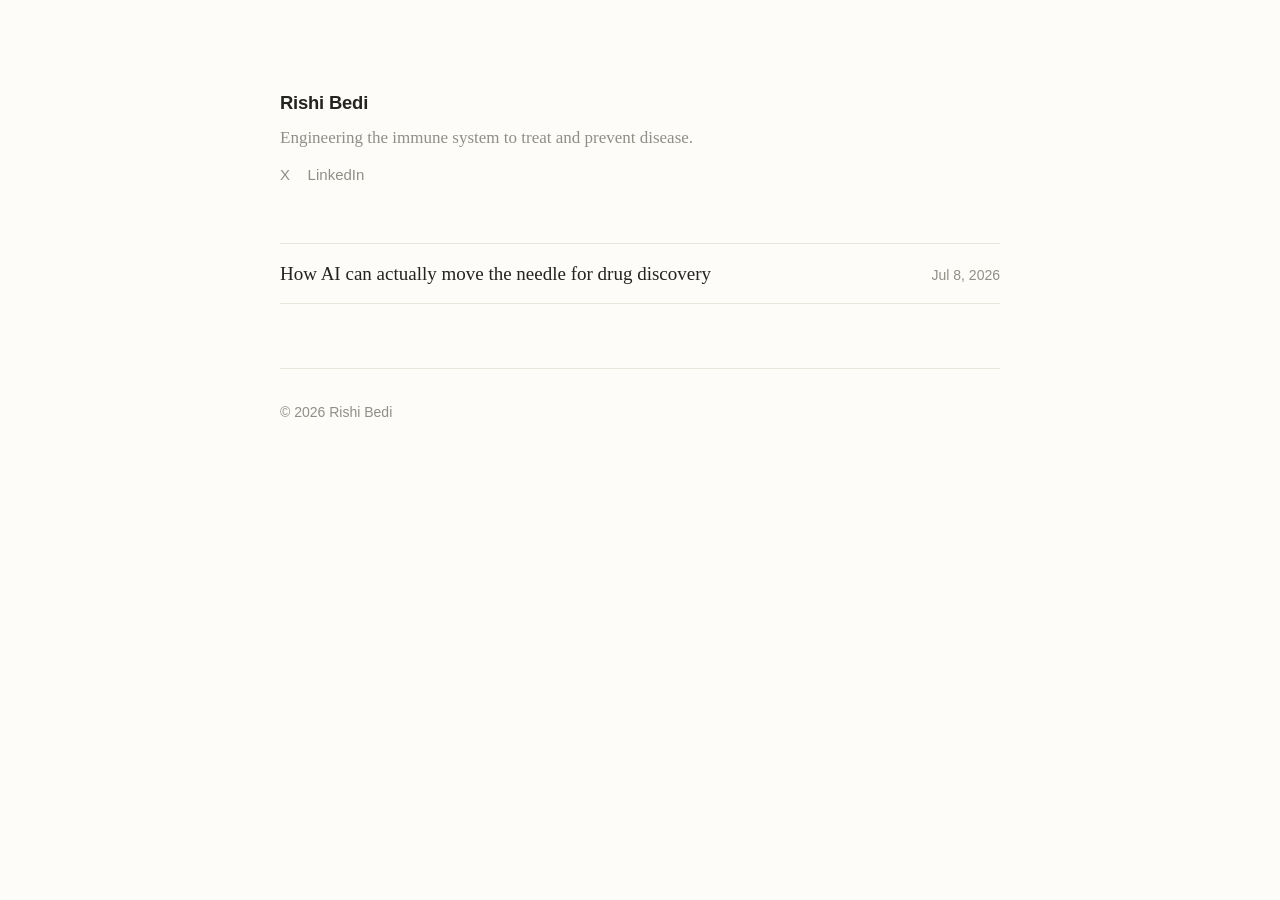
<file: index.html>
<!doctype html>
<html lang="en">
  <head>
    <meta charset="utf-8" />
    <meta name="viewport" content="width=device-width, initial-scale=1" />
    <title>Rishi Bedi</title>
    <meta name="description" content="Writing by Rishi Bedi." />

    <!-- Open Graph / social preview -->
    <meta property="og:type" content="website" />
    <meta property="og:title" content="Rishi Bedi" />
    <meta property="og:description" content="Writing by Rishi Bedi." />

    <link rel="icon" href="data:image/svg+xml,%3Csvg%20xmlns='http://www.w3.org/2000/svg'%20viewBox='0%200%20100%20100'%3E%3Ccircle%20cx='50'%20cy='50'%20r='44'%20fill='%23b5442d'/%3E%3C/svg%3E" />
    <link rel="stylesheet" href="styles.css" />
  </head>
  <body>
    <div class="wrap">
      <header class="site-header">
        <h1 class="site-name"><a href="./">Rishi Bedi</a></h1>
        <!-- Edit this bio line. Keep it short. -->
        <p class="site-bio">
          Engineering the immune system to treat and prevent disease.
        </p>
        <nav class="site-nav">
          <a href="https://x.com/rishibedi">X</a>
          <a href="https://www.linkedin.com/in/bedirishi/">LinkedIn</a>
        </nav>
      </header>

      <main>
        <!-- ================= POST LIST =================
             Newest first. To add a post, copy one <li> block,
             point the href at the new post folder, and update
             the title + date. Nothing else to touch.
        -->
        <ul class="post-list">
          <li>
            <a class="post-link" href="posts/ai-drug-discovery/">
              <span class="post-title">How AI can actually move the needle for drug discovery</span>
              <span class="post-date">Jul 8, 2026</span>
            </a>
          </li>
        </ul>
      </main>

      <footer class="site-footer">
        &copy; 2026 Rishi Bedi
      </footer>
    </div>
  </body>
</html>
</file>
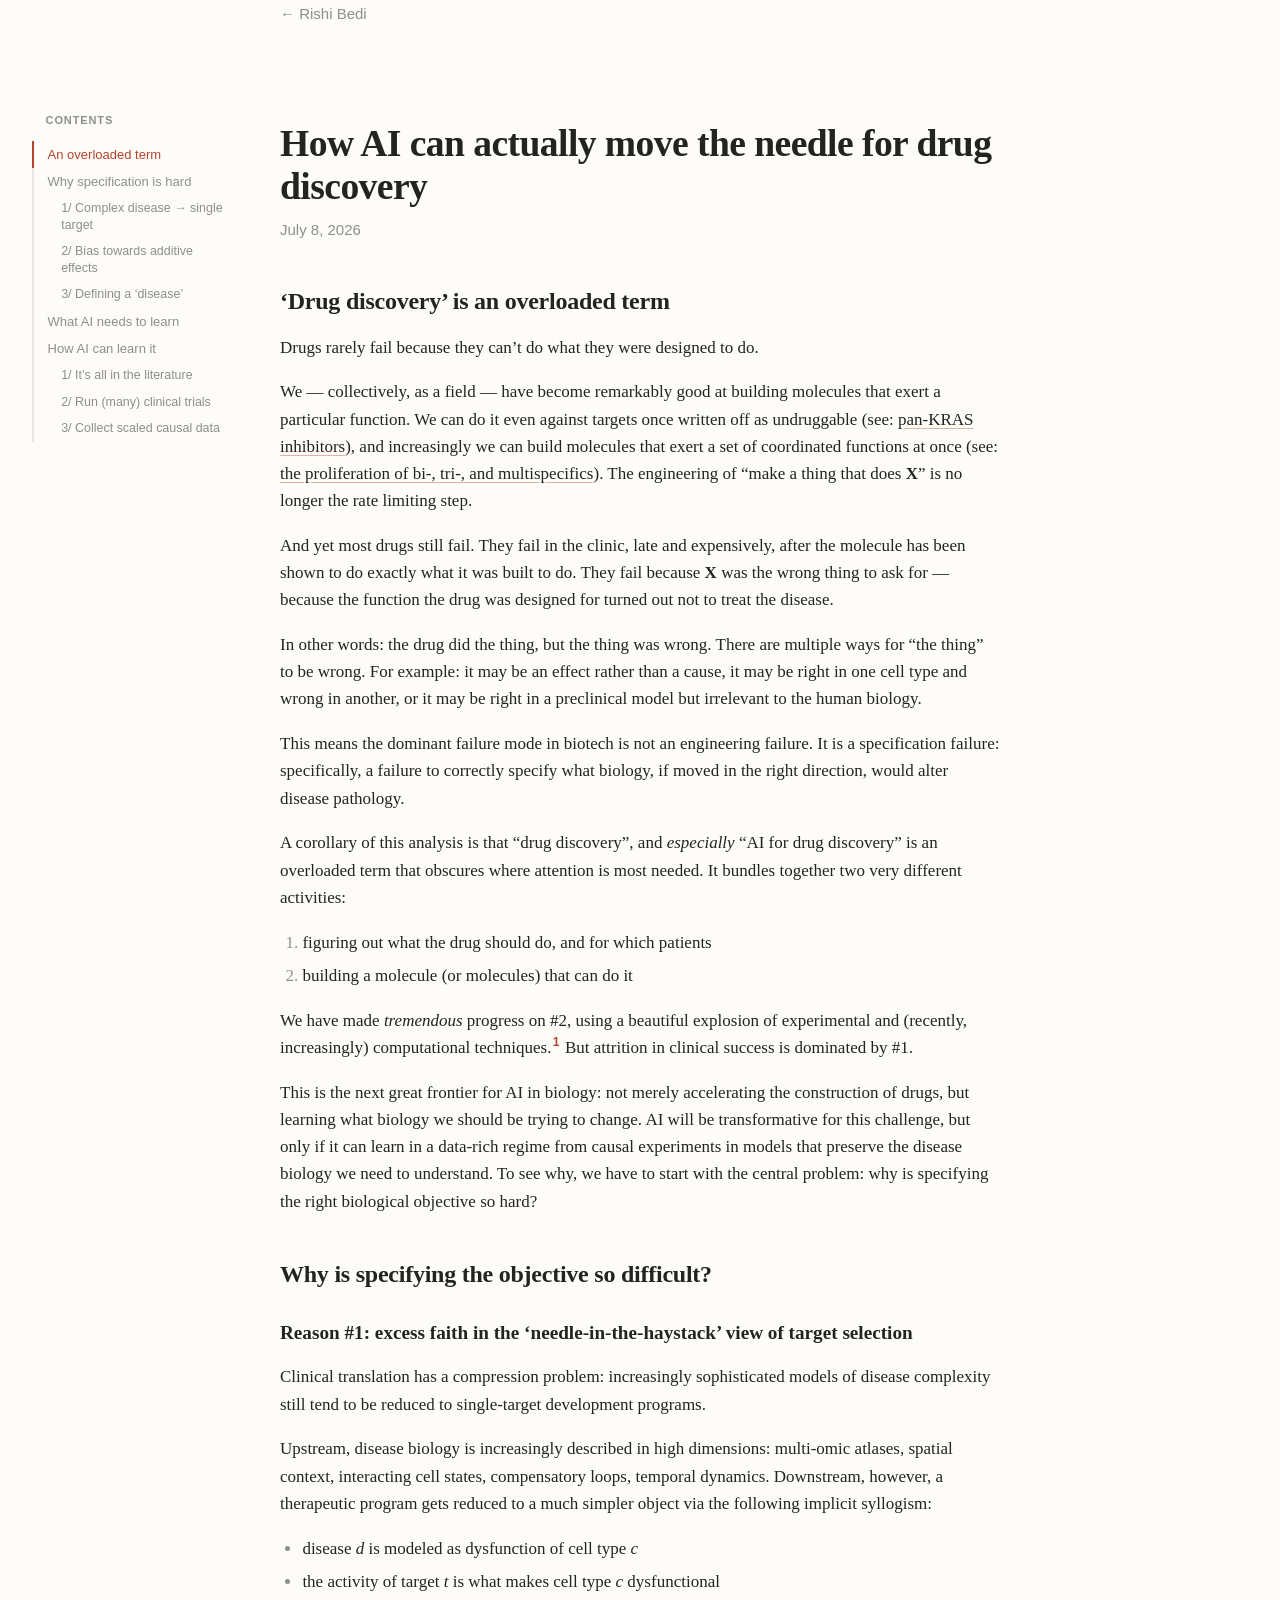
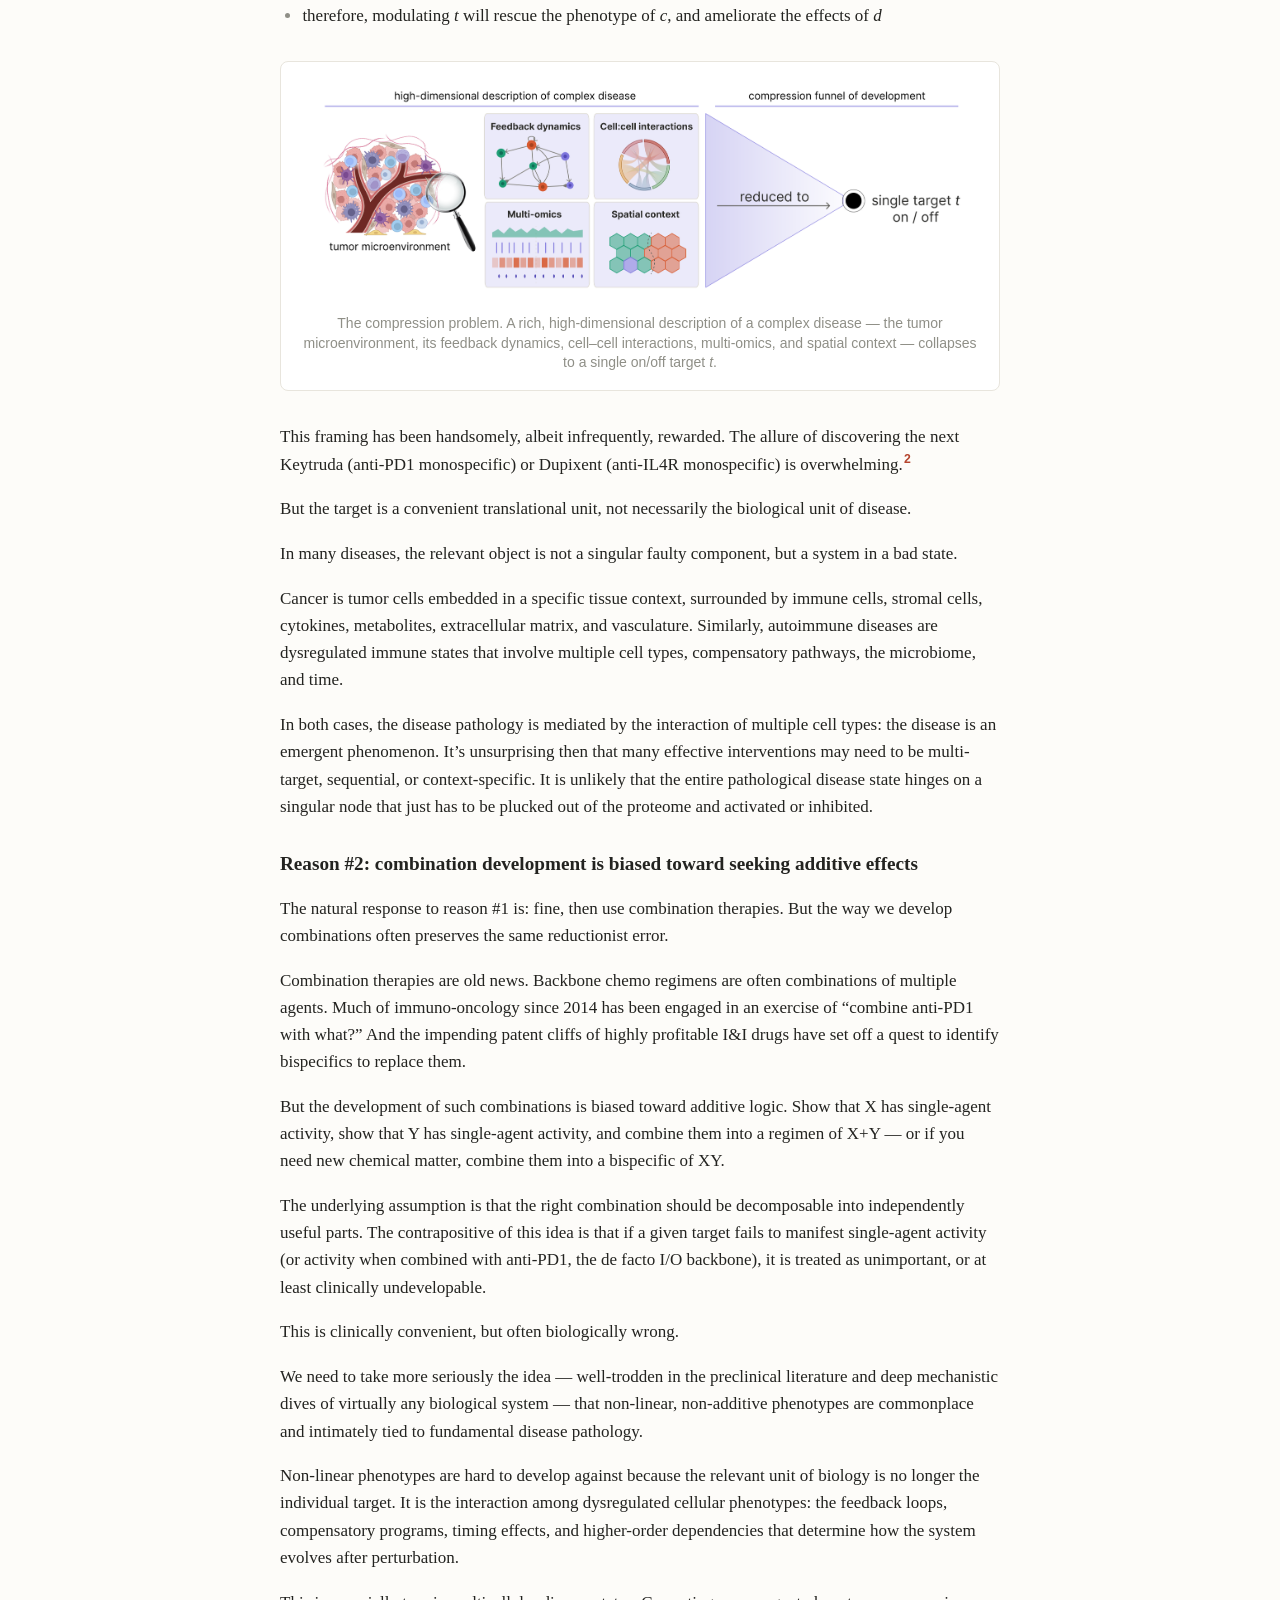
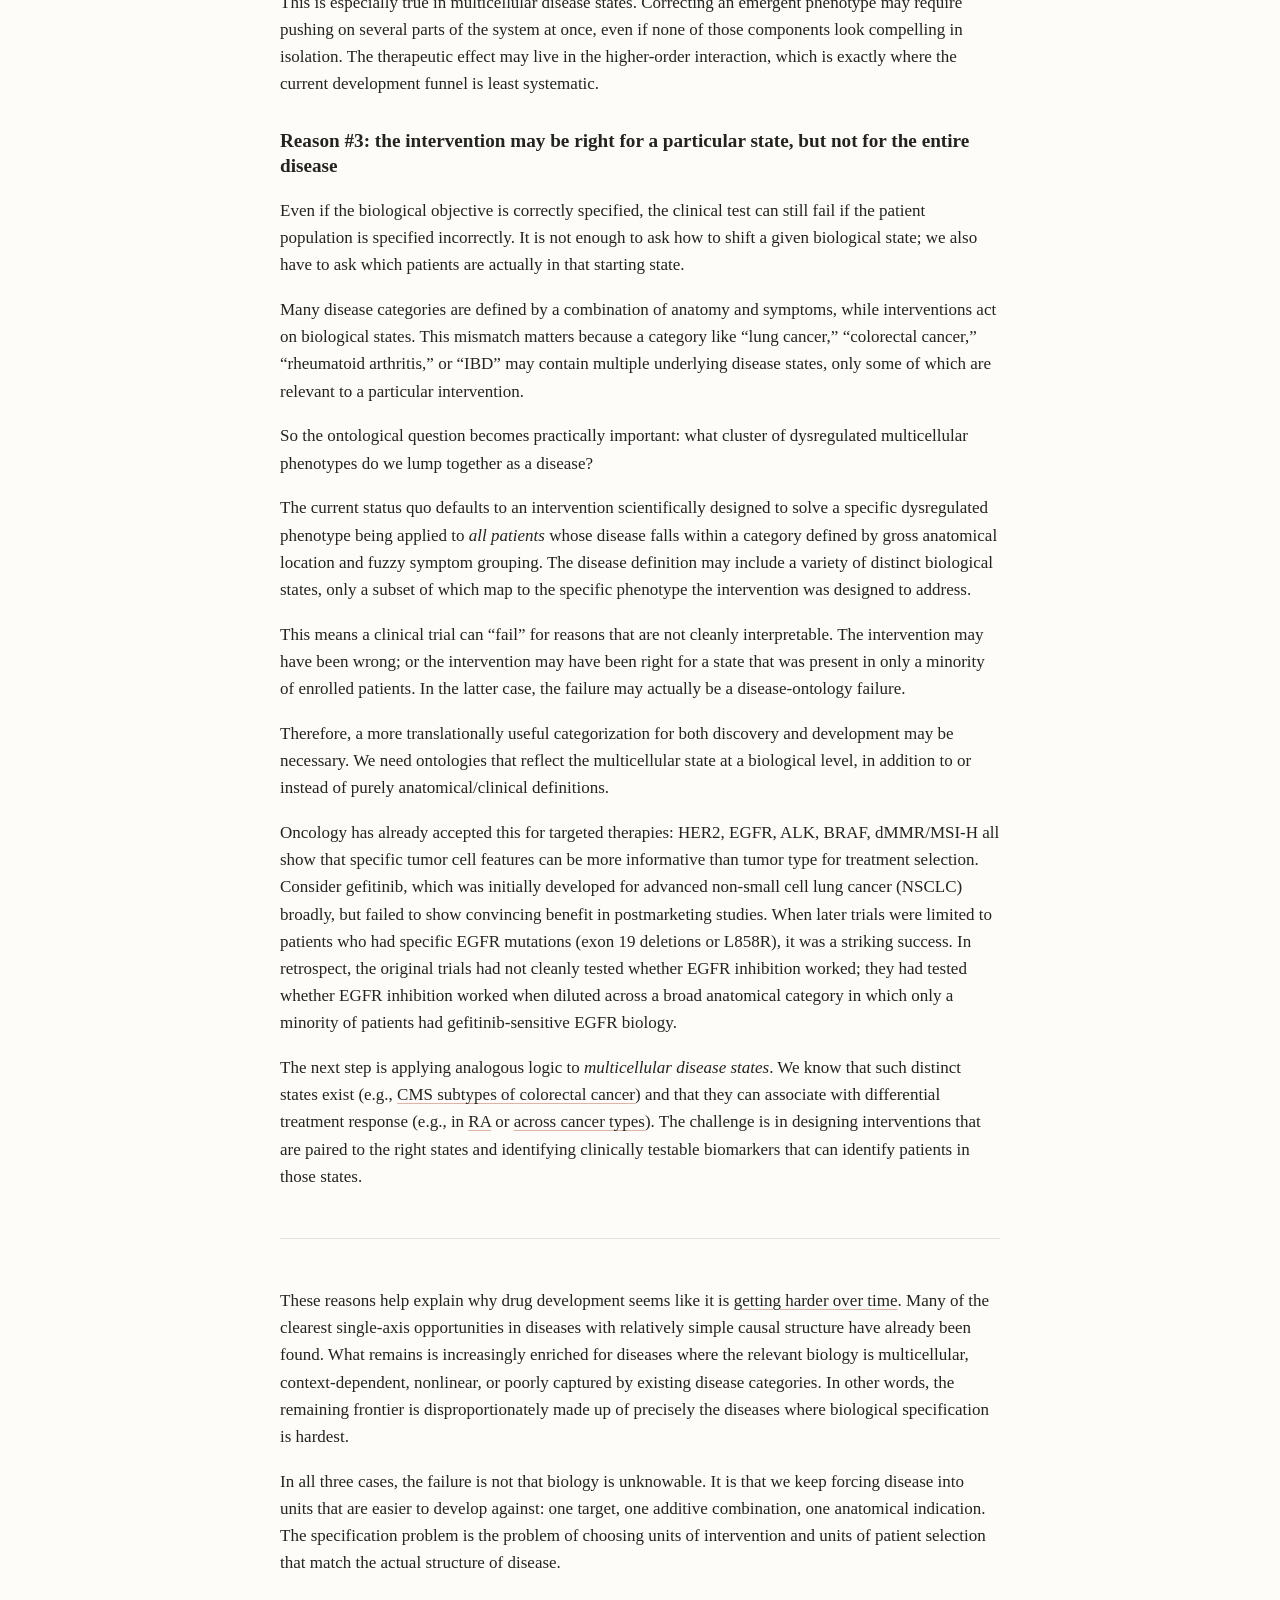
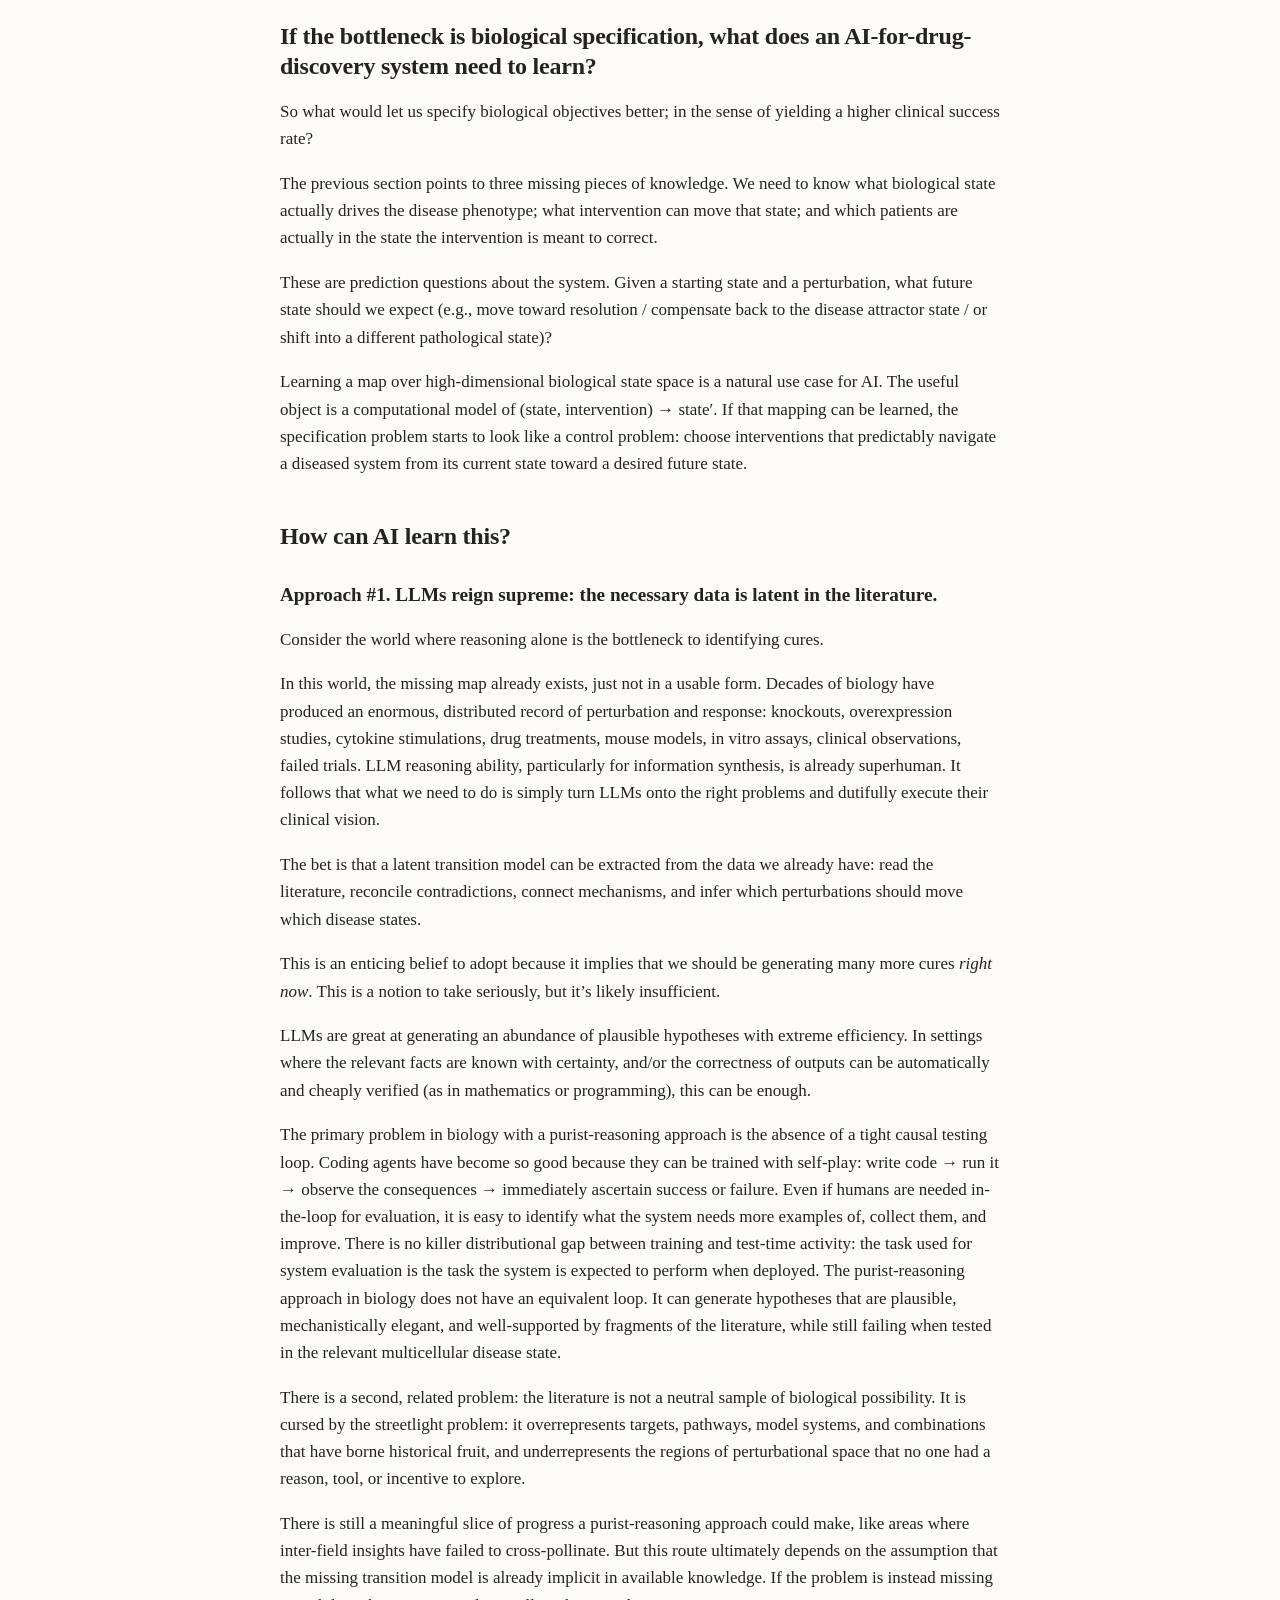
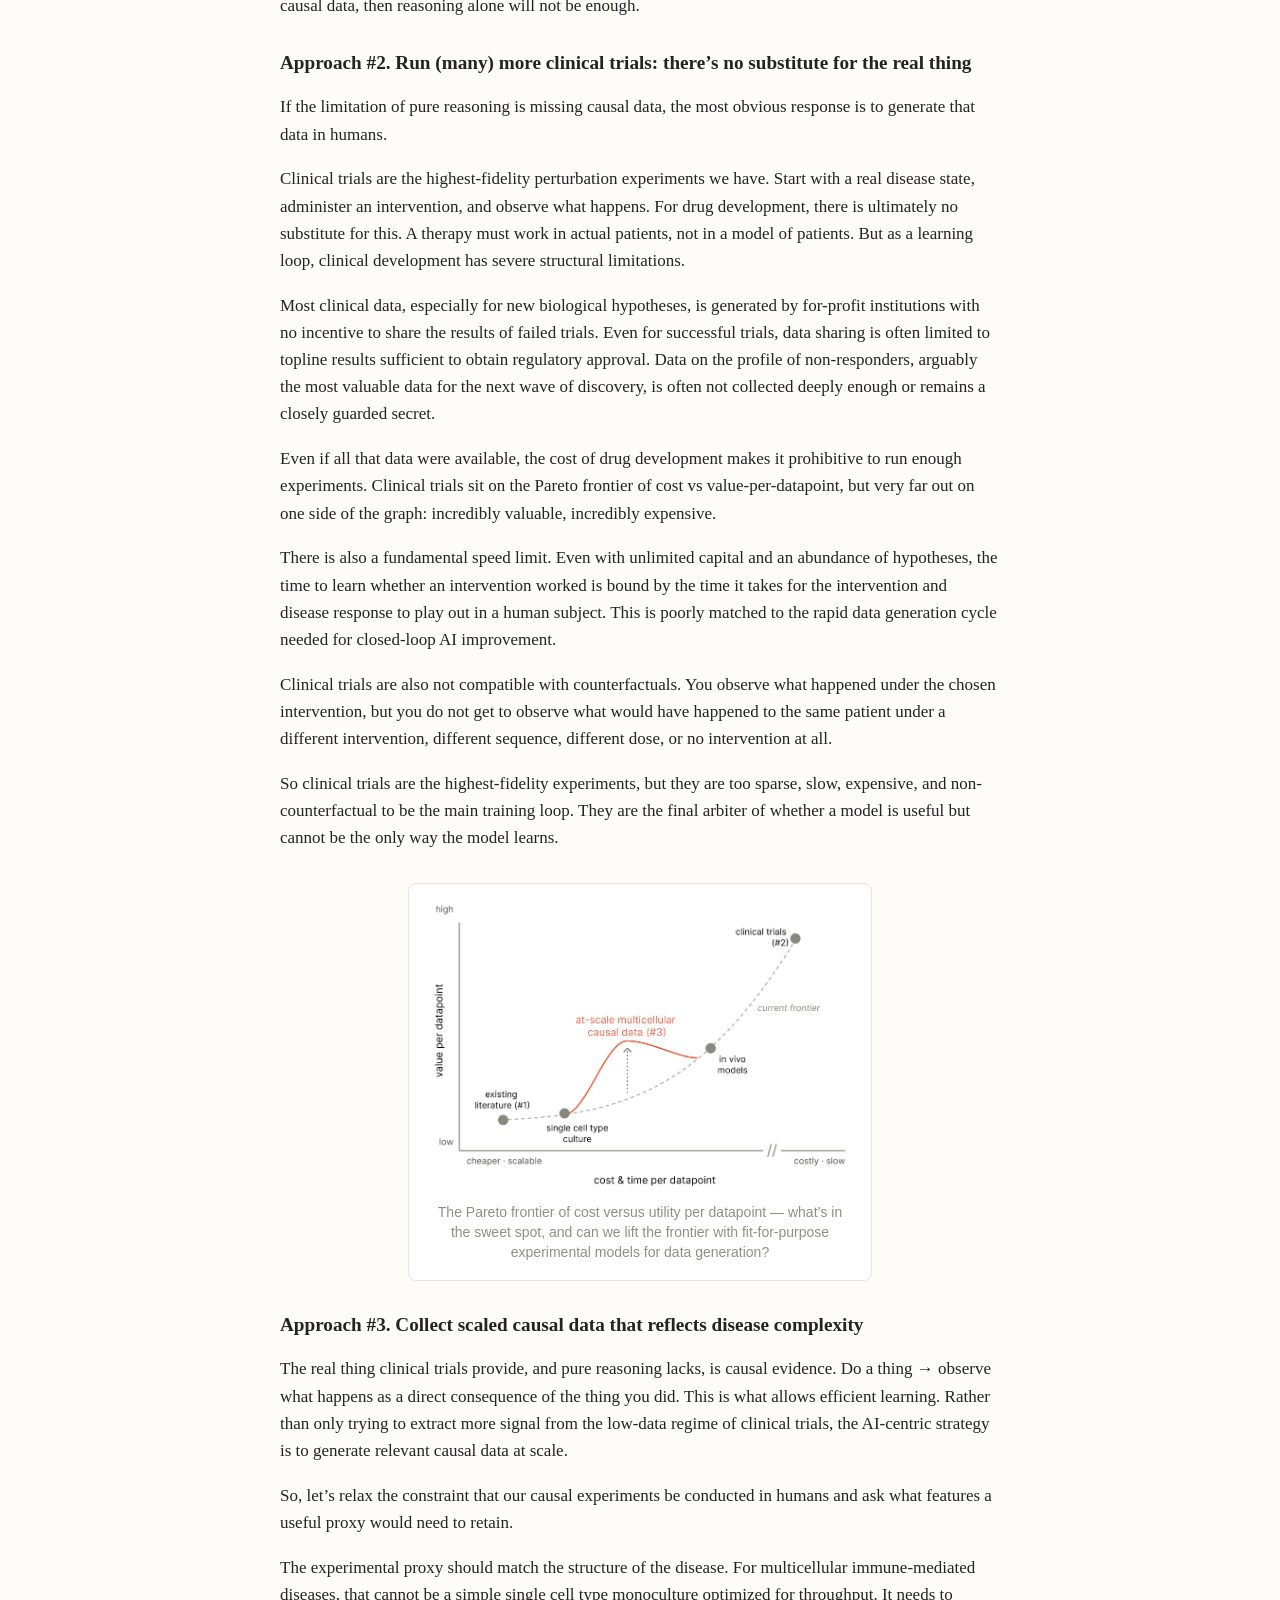
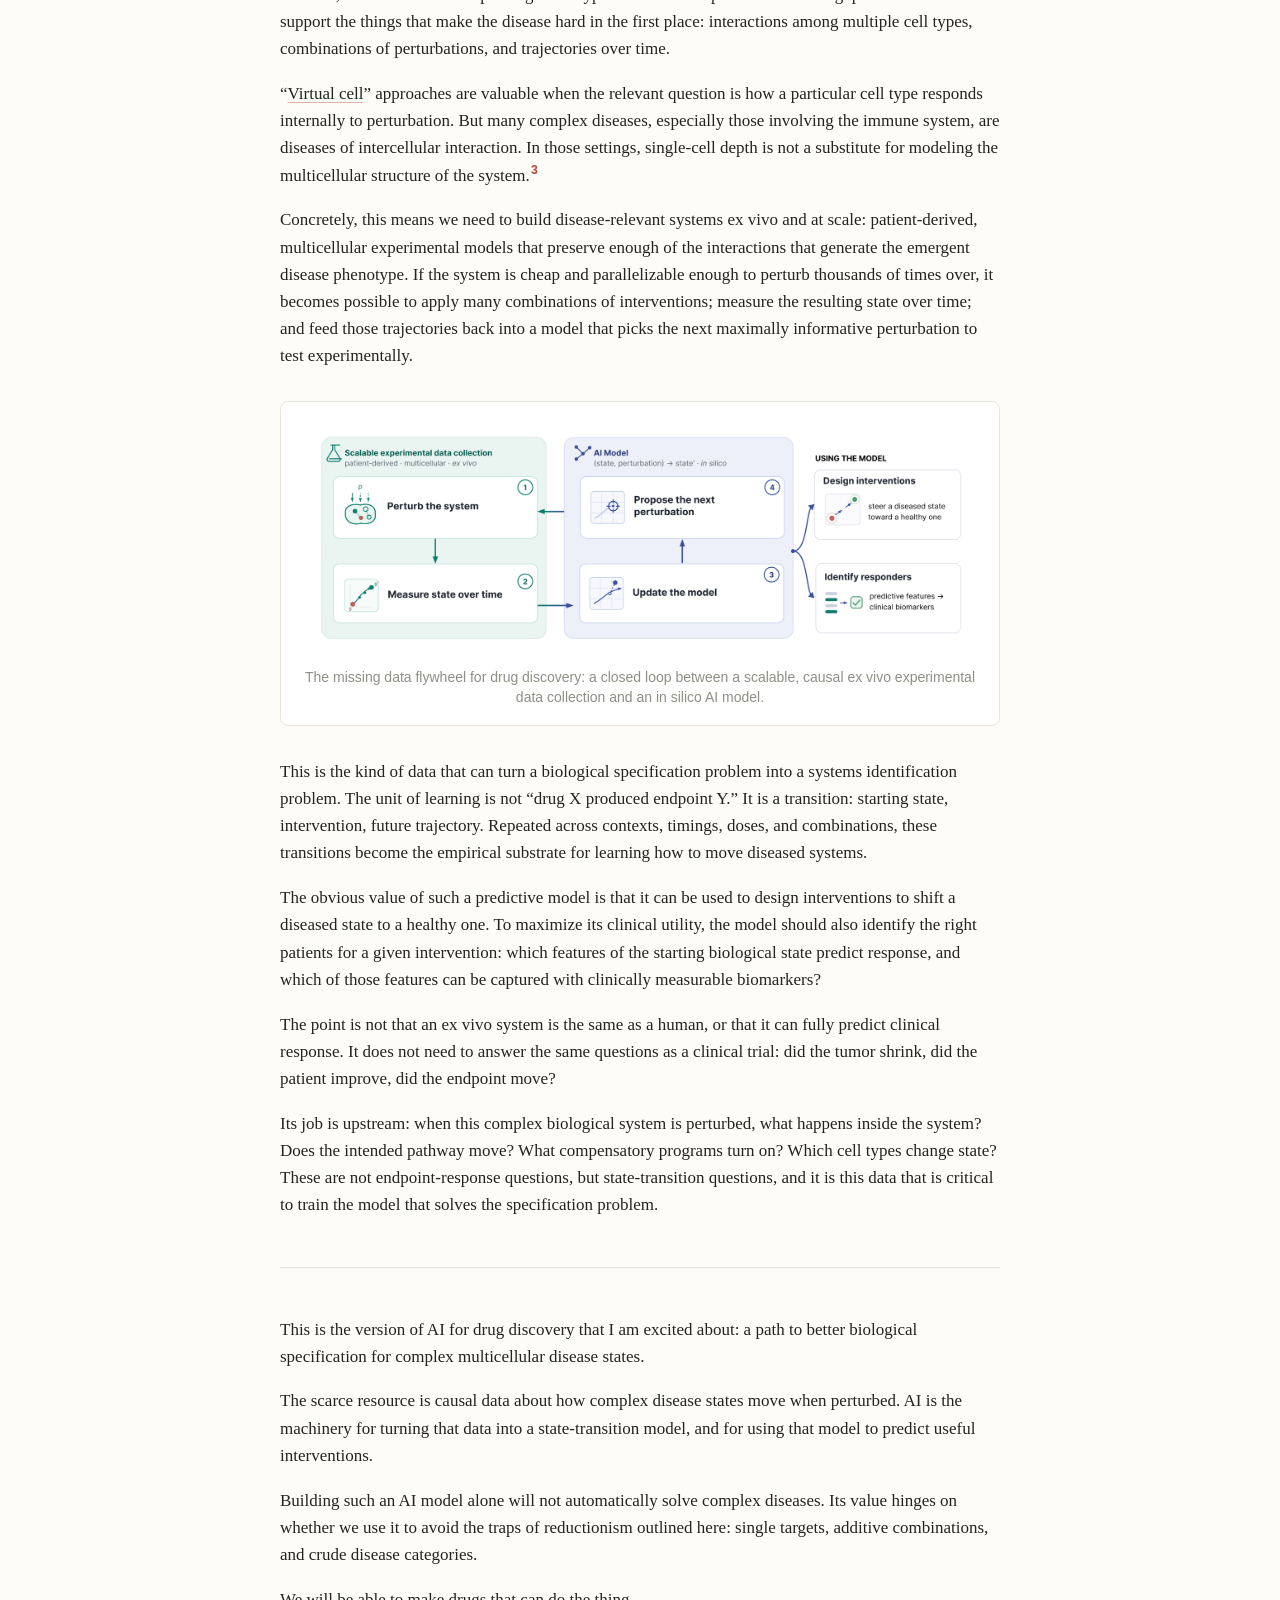
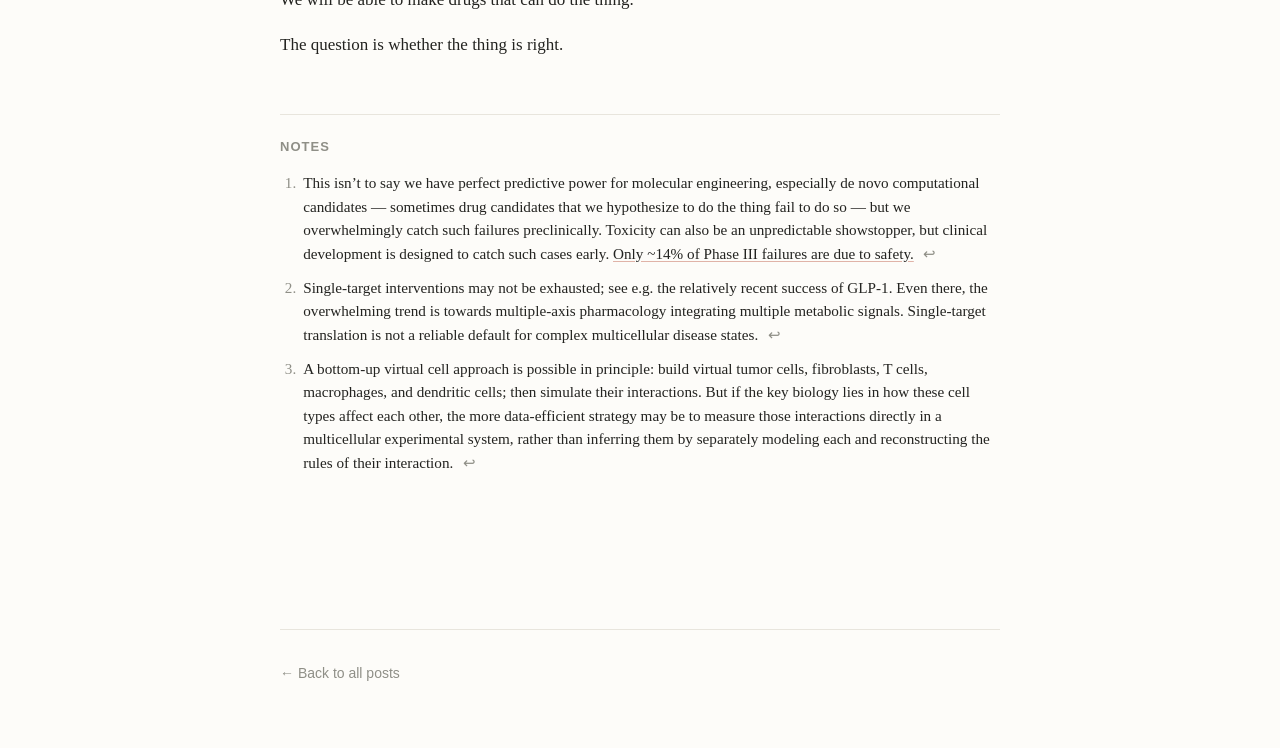
<file: posts/ai-drug-discovery/index.html>
<!doctype html>
<html lang="en">
  <head>
    <meta charset="utf-8" />
    <meta name="viewport" content="width=device-width, initial-scale=1" />

    <title>How AI can actually move the needle for drug discovery — Rishi Bedi</title>
    <meta
      name="description"
      content="Most drugs fail not because we can't build the molecule, but because we specified the wrong biology. What that means for AI in drug discovery."
    />

    <meta property="og:type" content="article" />
    <meta property="og:title" content="How AI can actually move the needle for drug discovery" />
    <meta
      property="og:description"
      content="Most drugs fail not because we can't build the molecule, but because we specified the wrong biology. What that means for AI in drug discovery."
    />
    <meta property="og:image" content="https://rishibedi.com/posts/ai-drug-discovery/og-image.png" />
    <meta property="og:image:width" content="1200" />
    <meta property="og:image:height" content="630" />
    <meta property="og:image:alt" content="How AI can actually move the needle for drug discovery" />
    <meta property="article:published_time" content="2026-07-08" />

    <!-- Twitter/X large image card (falls back to the og:* tags for title/description) -->
    <meta name="twitter:card" content="summary_large_image" />
    <meta name="twitter:image" content="https://rishibedi.com/posts/ai-drug-discovery/og-image.png" />

    <link rel="icon" href="data:image/svg+xml,%3Csvg%20xmlns='http://www.w3.org/2000/svg'%20viewBox='0%200%20100%20100'%3E%3Ccircle%20cx='50'%20cy='50'%20r='44'%20fill='%23b5442d'/%3E%3C/svg%3E" />
    <link rel="stylesheet" href="../../styles.css" />
  </head>
  <body>
    <div class="wrap">
      <a class="back-home" href="../../">&larr; Rishi Bedi</a>

      <article>
        <header class="post-header">
          <h1 class="post-title-main">How AI can actually move the needle for drug discovery</h1>
          <div class="post-meta">July 8, 2026</div>
        </header>

        <div class="prose">
          <h2 data-toc="An overloaded term">&lsquo;Drug discovery&rsquo; is an overloaded term</h2>

          <p>Drugs rarely fail because they can&rsquo;t do what they were designed to do.</p>

          <p>
            We &mdash; collectively, as a field &mdash; have become remarkably good at
            building molecules that exert a particular function. We can do it even
            against targets once written off as undruggable (see:
            <a href="https://www.nejm.org/doi/full/10.1056/NEJMoa2605555">pan-KRAS inhibitors</a>),
            and increasingly we can build molecules that exert a set of coordinated
            functions at once (see:
            <a href="https://www.nature.com/articles/d41573-026-00106-5">the proliferation of bi-, tri-, and multispecifics</a>).
            The engineering of &ldquo;make a thing that does <strong>X</strong>&rdquo; is no
            longer the rate limiting step.
          </p>

          <p>
            And yet most drugs still fail. They fail in the clinic, late and
            expensively, after the molecule has been shown to do exactly what it was
            built to do. They fail because <strong>X</strong> was the wrong thing to ask
            for &mdash; because the function the drug was designed for turned out not to
            treat the disease.
          </p>

          <p>
            In other words: the drug did the thing, but the thing was wrong. There are
            multiple ways for &ldquo;the thing&rdquo; to be wrong. For example: it may be
            an effect rather than a cause, it may be right in one cell type and wrong in
            another, or it may be right in a preclinical model but irrelevant to the human
            biology.
          </p>

          <p>
            This means the dominant failure mode in biotech is not an engineering
            failure. It is a specification failure: specifically, a failure to correctly
            specify what biology, if moved in the right direction, would alter disease
            pathology.
          </p>

          <p>
            A corollary of this analysis is that &ldquo;drug discovery&rdquo;, and
            <em>especially</em> &ldquo;AI for drug discovery&rdquo; is an overloaded term
            that obscures where attention is most needed. It bundles together two very
            different activities:
          </p>

          <ol>
            <li>figuring out what the drug should do, and for which patients</li>
            <li>building a molecule (or molecules) that can do it</li>
          </ol>

          <p>
            We have made <em>tremendous</em> progress on #2, using a beautiful explosion
            of experimental and (recently, increasingly) computational
            techniques.<sup class="fn"><a id="fnref-1" href="#fn-1">1</a></sup> But
            attrition in clinical success is dominated by #1.
          </p>

          <p>
            This is the next great frontier for AI in biology: not merely accelerating the
            construction of drugs, but learning what biology we should be trying to
            change. AI will be transformative for this challenge, but only if it can learn
            in a data-rich regime from causal experiments in models that preserve the disease
            biology we need to
            understand. To see why, we have to start with the central problem: why is
            specifying the right biological objective so hard?
          </p>

          <h2 data-toc="Why specification is hard">Why is specifying the objective so difficult?</h2>

          <h3 data-toc="1/ Complex disease &rarr; single target">Reason #1: excess faith in the &lsquo;needle-in-the-haystack&rsquo; view of target selection</h3>

          <p>
            Clinical translation has a compression problem: increasingly sophisticated
            models of disease complexity still tend to be reduced to single-target
            development programs.
          </p>

          <p>
            Upstream, disease biology is increasingly described in high dimensions:
            multi-omic atlases, spatial context, interacting cell states, compensatory
            loops, temporal dynamics. Downstream, however, a therapeutic program gets
            reduced to a much simpler object via the following implicit syllogism:
          </p>

          <ul>
            <li>disease <em>d</em> is modeled as dysfunction of cell type <em>c</em></li>
            <li>the activity of target <em>t</em> is what makes cell type <em>c</em> dysfunctional</li>
            <li>therefore, modulating <em>t</em> will rescue the phenotype of <em>c</em>, and ameliorate the effects of <em>d</em></li>
          </ul>

          <figure class="diagram">
            <img
              src="target-reduction.png"
              alt="On the left, a tumor microenvironment viewed through a magnifying glass, with four panels &mdash; feedback dynamics (a network graph), cell&ndash;cell interactions (a chord diagram), multi-omics (data tracks), and spatial context (a hexagonal tissue map) &mdash; together labeled &lsquo;high-dimensional description of complex disease&rsquo;. A large triangle labeled &lsquo;compression funnel of development&rsquo;, via a &lsquo;reduced to&rsquo; arrow, narrows all of it down to a single on/off target t."
            />
            <figcaption>
              The compression problem. A rich, high-dimensional description of a complex
              disease &mdash; the tumor microenvironment, its feedback dynamics, cell&ndash;cell
              interactions, multi-omics, and spatial context &mdash; collapses to a single
              on/off target <em>t</em>.
            </figcaption>
          </figure>

          <p>
            This framing has been handsomely, albeit infrequently, rewarded. The allure of
            discovering the next Keytruda (anti-PD1 monospecific) or Dupixent (anti-IL4R
            monospecific) is
            overwhelming.<sup class="fn"><a id="fnref-2" href="#fn-2">2</a></sup>
          </p>

          <p>
            But the target is a convenient translational unit, not necessarily the
            biological unit of disease.
          </p>

          <p>
            In many diseases, the relevant object is not a singular faulty component, but a
            system in a bad state.
          </p>

          <p>
            Cancer is tumor cells embedded in a specific tissue context, surrounded by
            immune cells, stromal cells, cytokines, metabolites, extracellular matrix, and
            vasculature. Similarly, autoimmune diseases are dysregulated immune states that
            involve multiple cell types, compensatory pathways, the microbiome, and time.
          </p>

          <p>
            In both cases, the disease pathology is mediated by the interaction of multiple
            cell types: the disease is an emergent phenomenon. It&rsquo;s unsurprising then
            that many effective interventions may need to be multi-target, sequential, or
            context-specific. It is unlikely that the entire pathological disease state
            hinges on a singular node that just has to be plucked out of the proteome and
            activated or inhibited.
          </p>

          <h3 data-toc="2/ Bias towards additive effects">Reason #2: combination development is biased toward seeking additive effects</h3>

          <p>
            The natural response to reason #1 is: fine, then use combination therapies. But
            the way we develop combinations often preserves the same reductionist error.
          </p>

          <p>
            Combination therapies are old news. Backbone chemo regimens are often
            combinations of multiple agents. Much of immuno-oncology
            since 2014 has been engaged in an exercise of &ldquo;combine anti-PD1 with
            what?&rdquo; And the impending patent cliffs of highly profitable I&amp;I drugs
            have set off a quest to identify bispecifics to replace them.
          </p>

          <p>
            But the development of such combinations is biased toward additive logic. Show
            that X has single-agent activity, show that Y has single-agent activity, and
            combine them into a regimen of X+Y &mdash; or if you need new chemical matter,
            combine them into a bispecific of XY.
          </p>

          <p>
            The underlying assumption is that the right combination should be decomposable
            into independently useful parts. The contrapositive of this idea is that if a
            given target fails to manifest single-agent activity (or activity when combined
            with anti-PD1, the de facto I/O backbone), it is treated as unimportant, or at
            least clinically undevelopable.
          </p>

          <p>This is clinically convenient, but often biologically wrong.</p>

          <p>
            We need to take more seriously the idea &mdash; well-trodden in the preclinical
            literature and deep mechanistic dives of virtually any biological system
            &mdash; that non-linear, non-additive phenotypes are commonplace and intimately
            tied to fundamental disease pathology.
          </p>

          <p>
            Non-linear phenotypes are hard to develop against because the relevant unit of
            biology is no longer the individual target. It is the interaction among
            dysregulated cellular phenotypes: the feedback loops, compensatory programs,
            timing effects, and higher-order dependencies that determine how the system
            evolves after perturbation.
          </p>

          <p>
            This is especially true in multicellular disease states. Correcting an emergent
            phenotype may require pushing on several parts of the system at once, even if
            none of those components look compelling in isolation. The therapeutic effect
            may live in the higher-order interaction, which is exactly where the current
            development funnel is least systematic.
          </p>

          <h3 data-toc="3/ Defining a &lsquo;disease&rsquo;">Reason #3: the intervention may be right for a particular state, but not for the entire disease</h3>

          <p>
            Even if the biological objective is correctly specified, the clinical test can
            still fail if the patient population is specified incorrectly. It is not enough
            to ask how to shift a given biological state; we also have to ask which patients
            are actually in that starting state.
          </p>

          <p>
            Many disease categories are defined by a combination of anatomy and
            symptoms, while interventions act on biological states. This mismatch matters
            because a category like &ldquo;lung cancer,&rdquo; &ldquo;colorectal
            cancer,&rdquo; &ldquo;rheumatoid arthritis,&rdquo; or &ldquo;IBD&rdquo; may
            contain multiple underlying disease states, only some of which are relevant to
            a particular intervention.
          </p>

          <p>
            So the ontological question becomes practically important: what cluster of
            dysregulated multicellular phenotypes do we lump together as a disease?
          </p>

          <p>
            The current status quo defaults to an intervention scientifically designed to
            solve a specific dysregulated phenotype being applied to <em>all patients</em>
            whose disease falls within a category defined by gross anatomical location and
            fuzzy symptom grouping. The disease definition may include a variety of distinct
            biological states, only a subset of which map to the specific phenotype the
            intervention was designed to address.
          </p>

          <p>
            This means a clinical trial can &ldquo;fail&rdquo; for reasons that are not
            cleanly interpretable. The intervention may have been wrong; or the intervention
            may have been right for a state that was present in only a minority of enrolled
            patients. In the latter case, the failure may actually be a disease-ontology
            failure.
          </p>

          <p>
            Therefore, a more translationally useful categorization for both discovery and
            development may be necessary. We need ontologies that reflect the multicellular
            state at a biological level, in addition to or instead of purely
            anatomical/clinical definitions.
          </p>

          <p>
            Oncology has already accepted this for targeted therapies: HER2, EGFR, ALK,
            BRAF, dMMR/MSI-H all show that specific tumor cell features can be more
            informative than tumor type for treatment selection. Consider gefitinib, which
            was initially developed for advanced non-small cell lung cancer (NSCLC) broadly,
            but failed to show convincing benefit in postmarketing studies. When later trials
            were limited to
            patients who had specific EGFR mutations (exon 19 deletions or L858R), it was a
            striking success. In retrospect, the original trials had not cleanly tested
            whether EGFR inhibition worked; they had tested whether EGFR inhibition worked
            when diluted across a broad anatomical category in which only a minority of
            patients had gefitinib-sensitive EGFR biology.
          </p>

          <p>
            The next step is applying analogous logic to
            <em>multicellular disease states</em>. We know that such distinct states exist
            (e.g.,
            <a href="https://www.nature.com/articles/nm.3967">CMS subtypes of colorectal cancer</a>)
            and that they can associate with differential treatment response (e.g., in
            <a href="https://www.nature.com/articles/s41591-022-01789-0">RA</a> or
            <a href="https://www.nature.com/articles/s41591-026-04502-7">across cancer types</a>).
            The challenge is in designing interventions that are paired to the right states
            and identifying clinically testable biomarkers that can identify patients in those
            states.
          </p>

          <hr />

          <p>
            These reasons help explain why drug development seems like it is
            <a href="https://www.nature.com/articles/nrd3681">getting harder over time</a>.
            Many of the clearest single-axis opportunities in diseases with
            relatively simple causal structure have already been found. What remains is
            increasingly enriched for diseases where the relevant biology is multicellular,
            context-dependent, nonlinear, or poorly captured by existing disease categories.
            In other words, the remaining frontier is disproportionately made up of
            precisely the diseases where biological specification is hardest.
          </p>

          <p>
            In all three cases, the failure is not that biology is unknowable. It is that we
            keep forcing disease into units that are easier to develop against: one target,
            one additive combination, one anatomical indication. The specification problem
            is the problem of choosing units of intervention and units of patient selection
            that match the actual structure of disease.
          </p>

          <h2 data-toc="What AI needs to learn">If the bottleneck is biological specification, what does an AI-for-drug-discovery system need to learn?</h2>

          <p>
            So what would let us specify biological objectives better; in the sense of
            yielding a higher clinical success rate?
          </p>

          <p>
            The previous section points to three missing pieces of knowledge. We need to
            know what biological state actually drives the disease phenotype; what
            intervention can move that state; and which patients are actually in the state
            the intervention is meant to correct.
          </p>

          <p>
            These are prediction questions about the system. Given a starting state and a
            perturbation, what future state should we expect (e.g., move toward resolution /
            compensate back to the disease attractor state / or shift into a different
            pathological state)?
          </p>

          <p>
            Learning a map over high-dimensional biological state space is a natural use
            case for AI. The useful object is a computational model of
            (state, intervention)&nbsp;&rarr;&nbsp;state&prime;. If that mapping can be
            learned, the specification problem starts to look like a control problem: choose
            interventions that predictably navigate a diseased system from its current state
            toward a desired future state.
          </p>

          <h2 data-toc="How AI can learn it">How can AI learn this?</h2>

          <h3 data-toc="1/ It&rsquo;s all in the literature">Approach #1. LLMs reign supreme: the necessary data is latent in the literature.</h3>

          <p>Consider the world where reasoning alone is the bottleneck to identifying cures.</p>

          <p>
            In this world, the missing map already exists, just not in a usable form.
            Decades of biology have produced an enormous, distributed record of perturbation
            and response: knockouts, overexpression studies, cytokine stimulations, drug
            treatments, mouse models, in vitro assays, clinical observations, failed trials.
            LLM reasoning ability, particularly for information synthesis, is already
            superhuman. It follows that what we need to do is simply turn LLMs onto the right
            problems and dutifully execute their clinical vision.
          </p>

          <p>
            The bet is that a latent transition model can be extracted from the data we
            already have: read the literature, reconcile contradictions, connect mechanisms,
            and infer which perturbations should move which disease states.
          </p>

          <p>
            This is an enticing belief to adopt because it implies that we should be
            generating many more cures <em>right now</em>. This is a notion to take
            seriously, but it&rsquo;s likely insufficient.
          </p>

          <p>
            LLMs are great at generating an abundance of plausible hypotheses with extreme
            efficiency. In settings where the relevant facts are known with certainty,
            and/or the correctness of outputs can be automatically and cheaply verified (as
            in mathematics or programming), this can be enough.
          </p>

          <p>
            The primary problem in biology with a purist-reasoning approach is the absence of
            a tight causal testing loop. Coding agents have become so good because they can
            be trained with self-play: write code &rarr; run it &rarr; observe the
            consequences &rarr; immediately ascertain success or failure. Even if humans are
            needed in-the-loop for evaluation, it is easy to identify what the system needs
            more examples of, collect them, and improve. There is no killer distributional
            gap between training and test-time activity: the task used for system evaluation
            is the task the system is expected to perform when deployed. The purist-reasoning
            approach in biology does not have an equivalent loop. It can generate hypotheses
            that are plausible, mechanistically elegant, and well-supported by fragments of
            the literature, while still failing when tested in the relevant multicellular
            disease state.
          </p>

          <p>
            There is a second, related problem: the literature is not a neutral sample of
            biological possibility. It is cursed by the streetlight problem: it
            overrepresents targets, pathways, model systems, and combinations that have borne
            historical fruit, and underrepresents the regions of perturbational space that no
            one had a reason, tool, or incentive to explore.
          </p>

          <p>
            There is still a meaningful slice of progress a purist-reasoning approach could
            make, like areas where inter-field insights have failed to cross-pollinate. But
            this route ultimately depends on the assumption that the missing transition model
            is already implicit in available knowledge. If the problem is instead missing
            causal data, then reasoning alone will not be enough.
          </p>

          <h3 data-toc="2/ Run (many) clinical trials">Approach #2. Run (many) more clinical trials: there&rsquo;s no substitute for the real thing</h3>

          <p>
            If the limitation of pure reasoning is missing causal data, the most obvious
            response is to generate that data in humans.
          </p>

          <p>
            Clinical trials are the highest-fidelity perturbation experiments we have. Start
            with a real disease state, administer an intervention, and observe what happens.
            For drug development, there is ultimately no substitute for this. A therapy must
            work in actual patients, not in a model of patients. But as a learning loop,
            clinical development has severe structural limitations.
          </p>

          <p>
            Most clinical data, especially for new biological hypotheses, is generated by
            for-profit institutions with no incentive to share the results of failed trials.
            Even for successful trials, data sharing is often limited to topline results
            sufficient to obtain regulatory approval. Data on the profile of non-responders,
            arguably the most valuable data for the next wave of discovery, is often not
            collected deeply enough or remains a closely guarded secret.
          </p>

          <p>
            Even if all that data were available, the cost of drug development makes it
            prohibitive to run enough experiments. Clinical trials sit on the Pareto frontier
            of cost vs value-per-datapoint, but very far out on one side of the graph:
            incredibly valuable, incredibly expensive.
          </p>

          <p>
            There is also a fundamental speed limit. Even with unlimited capital and an
            abundance of hypotheses, the time to learn whether an intervention worked is
            bound by the time it takes for the intervention and disease response to play out
            in a human subject. This is poorly matched to the rapid data generation cycle
            needed for closed-loop AI improvement.
          </p>

          <p>
            Clinical trials are also not compatible with counterfactuals. You observe what
            happened under the chosen intervention, but you do not get to observe what would
            have happened to the same patient under a different intervention, different
            sequence, different dose, or no intervention at all.
          </p>

          <p>
            So clinical trials are the highest-fidelity experiments, but they are too sparse,
            slow, expensive, and non-counterfactual to be the main training loop. They are
            the final arbiter of whether a model is useful but cannot be the only way the
            model learns.
          </p>

          <figure class="diagram narrow">
            <img
              src="pareto-frontier.png"
              alt="A plot of cost and time per datapoint (x-axis, from cheaper and scalable to costly and slow) against value per datapoint (y-axis, low to high). A gray dashed &lsquo;current frontier&rsquo; rises through four points: existing literature (#1, cheap and low value), single cell type culture, in vivo models, and clinical trials (#2, costly and high value). An orange curve labeled &lsquo;at-scale multicellular causal data (#3)&rsquo; bulges above the frontier at moderate cost, with an upward arrow, depicting a lift in value per datapoint."
            />
            <figcaption>
              The Pareto frontier of cost versus utility per datapoint &mdash; what&rsquo;s in
              the sweet spot, and can we lift the frontier with fit-for-purpose experimental
              models for data generation?
            </figcaption>
          </figure>

          <h3 data-toc="3/ Collect scaled causal data">Approach #3. Collect scaled causal data that reflects disease complexity</h3>

          <p>
            The real thing clinical trials provide, and pure reasoning lacks, is causal
            evidence. Do a thing &rarr; observe what happens as a direct consequence of the
            thing you did. This is what allows efficient learning. Rather than only trying to
            extract more signal from the low-data regime of clinical trials, the AI-centric
            strategy is to generate relevant causal data at scale.
          </p>

          <p>
            So, let&rsquo;s relax the constraint that our causal experiments be conducted in
            humans and ask what features a useful proxy would need to retain.
          </p>

          <p>
            The experimental proxy should match the structure of the disease. For
            multicellular immune-mediated diseases, that cannot be a simple single cell type
            monoculture optimized for throughput. It needs to support the things that make the
            disease hard in the first place: interactions among multiple cell types,
            combinations of perturbations, and trajectories over time.
          </p>

          <p>
            &ldquo;<a href="https://arxiv.org/pdf/2409.11654">Virtual cell</a>&rdquo;
            approaches are valuable when the relevant question is how a particular cell type
            responds internally to perturbation. But many complex diseases, especially those
            involving the immune system, are diseases of intercellular interaction. In those
            settings, single-cell depth is not a substitute for modeling the multicellular
            structure of the system.<sup class="fn"><a id="fnref-3" href="#fn-3">3</a></sup>
          </p>

          <p>
            Concretely, this means we need to build disease-relevant systems ex vivo and at scale:
            patient-derived, multicellular experimental models that preserve enough of the
            interactions that generate the emergent disease phenotype. If the system is cheap
            and parallelizable enough to perturb thousands of times over, it becomes possible
            to apply many combinations of interventions; measure the resulting state over
            time; and feed those trajectories back into a model that picks the next maximally
            informative perturbation to test experimentally.
          </p>

          <figure class="diagram">
            <img
              src="loop-diagram.png"
              alt="A closed loop between scalable, patient-derived, multicellular, ex vivo experimental data collection and an in silico AI model. Left: (1) perturb the system, then (2) measure state over time. Right: (3) update the model &mdash; a transition model (state, perturbation) &rarr; state&prime; &mdash; and (4) propose the next perturbation, sent back to the experiment. The trained model is then used to design interventions that steer a diseased state toward a healthy one, and to identify responders whose predictive features become clinical biomarkers."
            />
            <figcaption>
              The missing data flywheel for drug discovery: a closed loop between a scalable, causal ex vivo experimental data collection and an in silico AI model.
            </figcaption>
          </figure>

          <p>
            This is the kind of data that can turn a biological specification problem into a
            systems identification problem. The unit of learning is not &ldquo;drug X
            produced endpoint Y.&rdquo; It is a transition: starting state, intervention,
            future trajectory. Repeated across contexts, timings, doses, and combinations,
            these transitions become the empirical substrate for learning how to move
            diseased systems.
          </p>

          <p>
            The obvious value of such a predictive model is that it can be used to design
            interventions to shift a diseased state to a healthy one. To maximize its
            clinical utility, the model should also identify the right patients for a given
            intervention: which features of the starting biological state predict response,
            and which of those features can be captured with clinically measurable
            biomarkers?
          </p>

          <p>
            The point is not that an ex vivo system is the same as a human, or that it can
            fully predict clinical response. It does not need to answer the same questions as
            a clinical trial: did the tumor shrink, did the patient improve, did the endpoint
            move?
          </p>

          <p>
            Its job is upstream: when this complex biological system is perturbed, what
            happens inside the system? Does the intended pathway
            move? What compensatory programs turn on? Which cell types change state? These are
            not endpoint-response questions, but state-transition questions, and it is this
            data that is critical to train the model that solves the specification problem.
          </p>

          <hr />

          <p>
            This is the version of AI for drug discovery that I am excited about: a path to
            better biological specification for complex multicellular disease states.
          </p>

          <p>
            The scarce resource is causal data about how complex disease states move when
            perturbed. AI is the machinery for turning that data into a state-transition
            model, and for using that model to predict useful interventions.
          </p>

          <p>
            Building such an AI model alone will not automatically solve complex diseases. 
            Its value hinges on whether we use it to avoid the traps of reductionism outlined here: 
            single targets, additive combinations, and crude disease categories.
          </p>

          <p>We will be able to make drugs that can do the thing.</p>

          <p>The question is whether the thing is right.</p>

          <section class="footnotes">
            <h2>Notes</h2>
            <ol>
              <li id="fn-1">
                This isn&rsquo;t to say we have perfect predictive power for molecular
                engineering, especially de novo computational candidates &mdash; sometimes
                drug candidates that we hypothesize to do the thing fail to do so &mdash; but
                we overwhelmingly catch such failures preclinically. Toxicity can also be an
                unpredictable showstopper, but clinical development is designed to catch such
                cases early.
                <a href="https://www.nature.com/articles/nrd.2016.184">Only ~14% of Phase III failures are due to safety.</a>
                <a class="fn-back" href="#fnref-1" aria-label="Back to text">&#8617;</a>
              </li>
              <li id="fn-2">
                Single-target interventions may not be exhausted; see e.g. the relatively
                recent success of GLP-1. Even there, the overwhelming trend is towards
                multiple-axis pharmacology integrating multiple metabolic signals.
                Single-target translation is not a reliable default for complex multicellular
                disease states.
                <a class="fn-back" href="#fnref-2" aria-label="Back to text">&#8617;</a>
              </li>
              <li id="fn-3">
                A bottom-up virtual cell approach is possible in principle: build virtual
                tumor cells, fibroblasts, T cells, macrophages, and dendritic cells; then
                simulate their interactions. But if the key biology lies in how these cell
                types affect each other, the more data-efficient strategy may be to measure
                those interactions directly in a multicellular experimental system, rather
                than inferring them by separately modeling each and reconstructing the rules
                of their interaction.
                <a class="fn-back" href="#fnref-3" aria-label="Back to text">&#8617;</a>
              </li>
            </ol>
          </section>
        </div>
      </article>

      <footer class="site-footer">
        <a href="../../">&larr; Back to all posts</a>
      </footer>
    </div>

    <script src="../../toc.js" defer></script>
  </body>
</html>
</file>
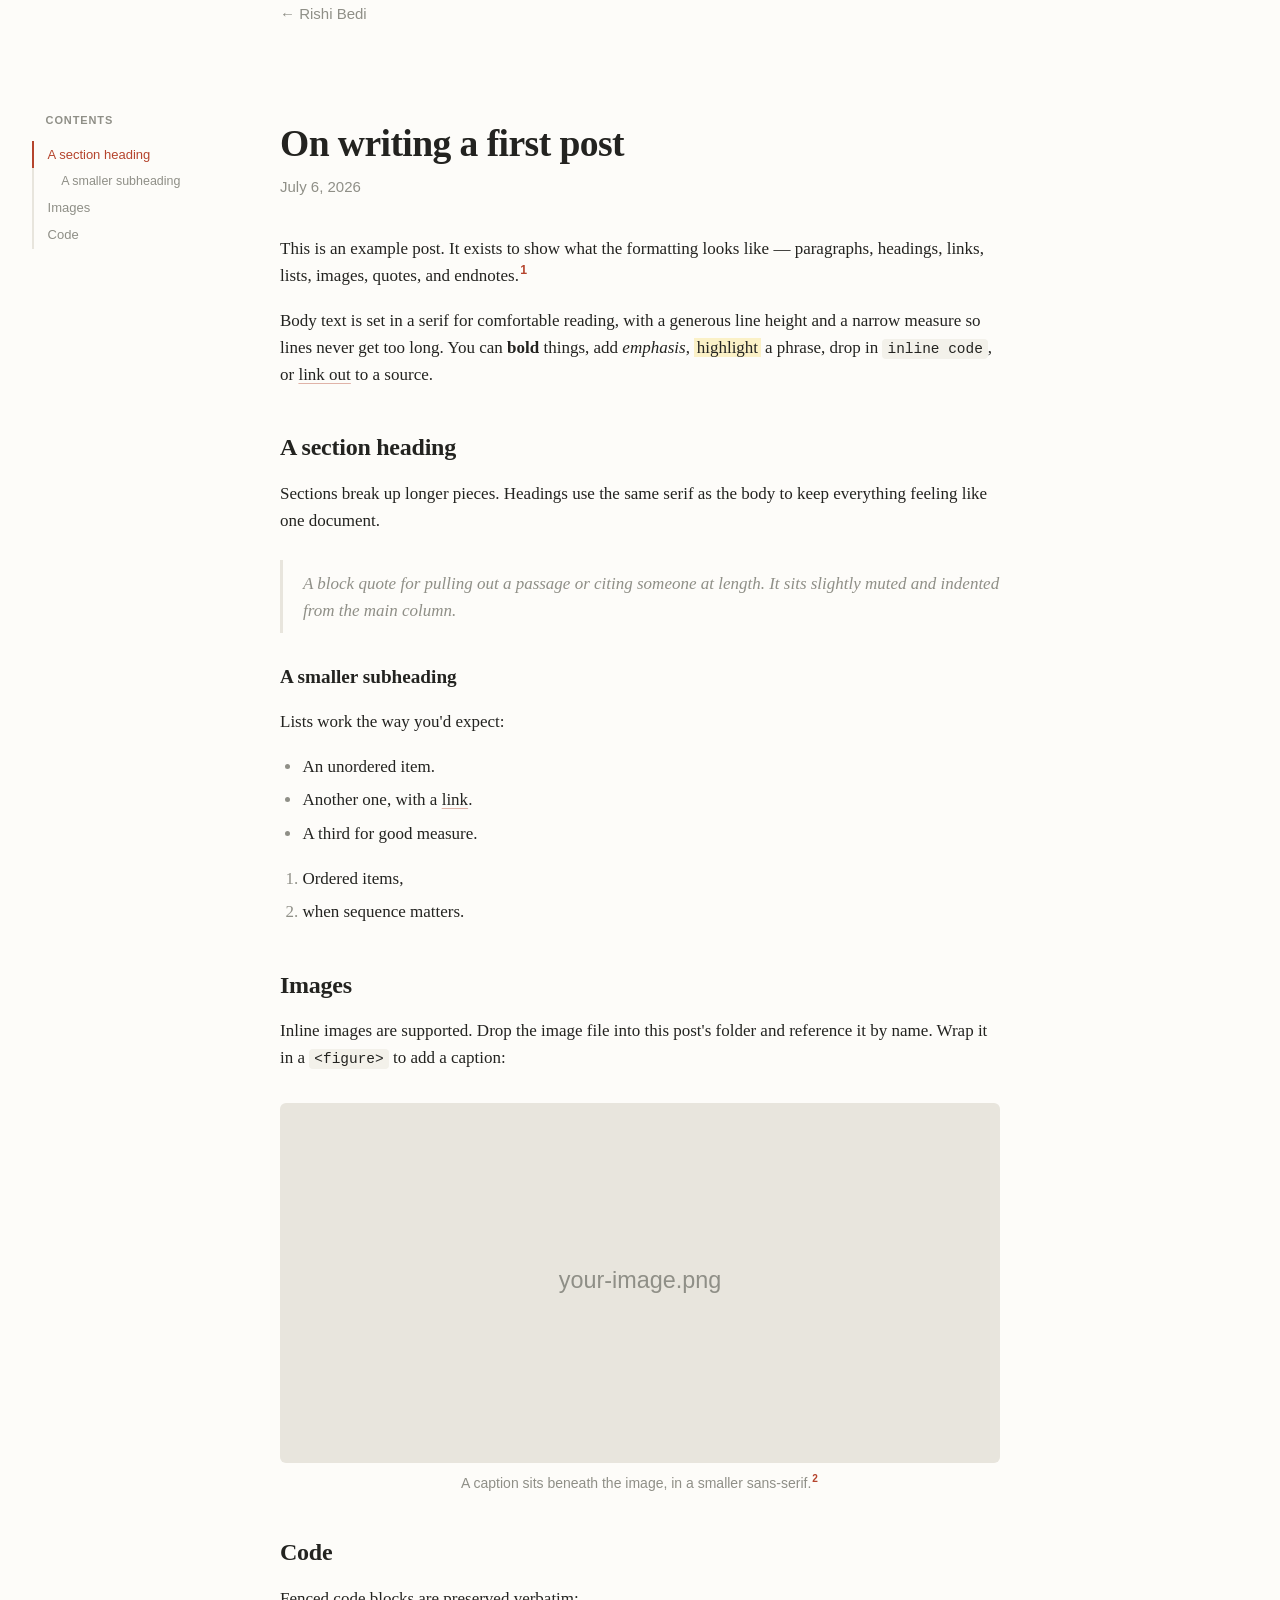
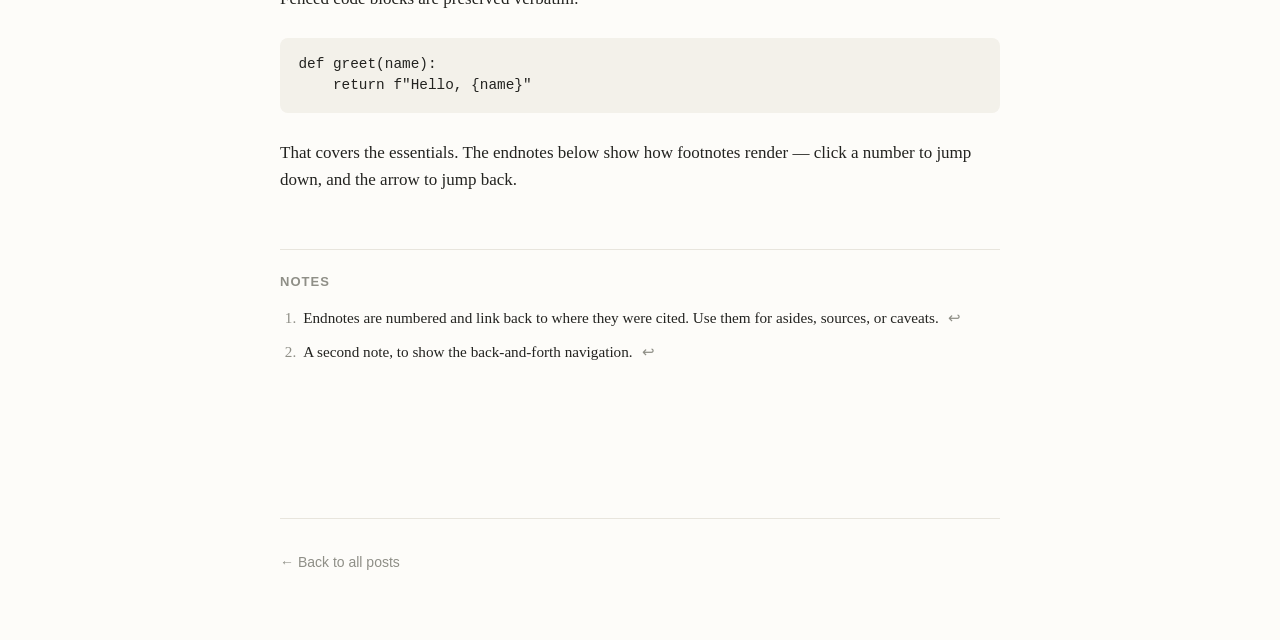
<file: posts/example-post/index.html>
<!doctype html>
<html lang="en">
  <head>
    <meta charset="utf-8" />
    <meta name="viewport" content="width=device-width, initial-scale=1" />

    <!-- ===== EDIT PER POST: title / description / date ===== -->
    <title>On writing a first post — Rishi Bedi</title>
    <meta name="description" content="A short example post that demonstrates the formatting available." />

    <meta property="og:type" content="article" />
    <meta property="og:title" content="On writing a first post" />
    <meta property="og:description" content="A short example post that demonstrates the formatting available." />
    <meta property="og:url" content="https://rishibedi.com/posts/example-post/" />
    <!-- Social preview image: 1200x630, ABSOLUTE URL (relative paths don't work for Twitter/Facebook). -->
    <meta property="og:image" content="https://rishibedi.com/posts/example-post/og-image.png" />
    <meta property="og:image:width" content="1200" />
    <meta property="og:image:height" content="630" />
    <meta property="article:published_time" content="2026-07-06" />

    <meta name="twitter:card" content="summary_large_image" />
    <meta name="twitter:image" content="https://rishibedi.com/posts/example-post/og-image.png" />

    <link rel="icon" href="data:image/svg+xml,%3Csvg%20xmlns='http://www.w3.org/2000/svg'%20viewBox='0%200%20100%20100'%3E%3Ccircle%20cx='50'%20cy='50'%20r='44'%20fill='%23b5442d'/%3E%3C/svg%3E" />
    <!-- two levels up to the shared stylesheet -->
    <link rel="stylesheet" href="../../styles.css" />
  </head>
  <body>
    <div class="wrap">
      <a class="back-home" href="../../">&larr; Rishi Bedi</a>

      <article>
        <header class="post-header">
          <h1 class="post-title-main">On writing a first post</h1>
          <div class="post-meta">July 6, 2026</div>
          <!-- Optional italic subtitle:
          <p class="post-subtitle">An optional one-line subtitle.</p>
          -->
        </header>

        <!-- ===================== BODY =====================
             This section is the rendered Markdown. When Rishi
             hands over a new .md file, the content below is what
             gets regenerated; everything else in this file stays.
        -->
        <div class="prose">
          <p>
            This is an example post. It exists to show what the
            formatting looks like &mdash; paragraphs, headings, links,
            lists, images, quotes, and endnotes.<sup class="fn"
              ><a id="fnref-1" href="#fn-1">1</a></sup
            >
          </p>

          <p>
            Body text is set in a serif for comfortable reading, with a
            generous line height and a narrow measure so lines never get
            too long. You can <strong>bold</strong> things, add
            <em>emphasis</em>, <mark>highlight</mark> a phrase, drop in
            <code>inline code</code>, or
            <a href="https://example.com">link out</a> to a source.
          </p>

          <h2>A section heading</h2>

          <p>
            Sections break up longer pieces. Headings use the same serif
            as the body to keep everything feeling like one document.
          </p>

          <blockquote>
            <p>
              A block quote for pulling out a passage or citing someone
              at length. It sits slightly muted and indented from the
              main column.
            </p>
          </blockquote>

          <h3>A smaller subheading</h3>

          <p>Lists work the way you'd expect:</p>

          <ul>
            <li>An unordered item.</li>
            <li>Another one, with a <a href="https://example.com">link</a>.</li>
            <li>A third for good measure.</li>
          </ul>

          <ol>
            <li>Ordered items,</li>
            <li>when sequence matters.</li>
          </ol>

          <h2>Images</h2>

          <p>
            Inline images are supported. Drop the image file into this
            post's folder and reference it by name. Wrap it in a
            <code>&lt;figure&gt;</code> to add a caption:
          </p>

          <figure>
            <!-- Replace with a real image placed in this folder, e.g. diagram.png -->
            <img
              src="data:image/svg+xml,%3Csvg%20xmlns='http://www.w3.org/2000/svg'%20viewBox='0%200%20800%20400'%3E%3Crect%20width='800'%20height='400'%20fill='%23e8e5dd'/%3E%3Ctext%20x='400'%20y='205'%20font-family='sans-serif'%20font-size='26'%20fill='%238f8f87'%20text-anchor='middle'%3Eyour-image.png%3C/text%3E%3C/svg%3E"
              alt="Placeholder image"
            />
            <figcaption>
              A caption sits beneath the image, in a smaller sans-serif.<sup
                class="fn"
                ><a id="fnref-2" href="#fn-2">2</a></sup
              >
            </figcaption>
          </figure>

          <h2>Code</h2>

          <p>Fenced code blocks are preserved verbatim:</p>

          <pre><code>def greet(name):
    return f"Hello, {name}"</code></pre>

          <p>
            That covers the essentials. The endnotes below show how
            footnotes render &mdash; click a number to jump down, and the
            arrow to jump back.
          </p>

          <!-- ===================== ENDNOTES =====================
               One <li> per note, in order. Each ends with a
               back-link (↩) whose href points at its reference.
          -->
          <section class="footnotes">
            <h2>Notes</h2>
            <ol>
              <li id="fn-1">
                Endnotes are numbered and link back to where they were
                cited. Use them for asides, sources, or caveats.
                <a class="fn-back" href="#fnref-1" aria-label="Back to text">&#8617;</a>
              </li>
              <li id="fn-2">
                A second note, to show the back-and-forth navigation.
                <a class="fn-back" href="#fnref-2" aria-label="Back to text">&#8617;</a>
              </li>
            </ol>
          </section>
        </div>
      </article>

      <footer class="site-footer">
        <a href="../../">&larr; Back to all posts</a>
      </footer>
    </div>

    <script src="../../toc.js" defer></script>
  </body>
</html>
</file>
<file: styles.css>
/* =============================================================
   Rishi Bedi — personal blog
   A single stylesheet shared by the homepage and every post.
   Editorial, minimal, fast. No web fonts, no external deps.
   Tweak the design tokens in :root to reskin the whole site.
   ============================================================= */

:root {
  /* Type */
  --font-serif: Charter, "Bitstream Charter", "Sitka Text", "Iowan Old Style",
    Cambria, Georgia, "Times New Roman", serif;
  --font-sans: -apple-system, BlinkMacSystemFont, "Segoe UI", Roboto, Helvetica,
    Arial, sans-serif;
  --font-mono: ui-monospace, "SF Mono", "SFMono-Regular", Menlo, Consolas,
    "Liberation Mono", monospace;

  /* Reading measure (post + list column width) */
  --measure: 40rem;

  /* Light theme */
  --bg: #fdfcf9;
  --text: #232320;
  --muted: #8f8f87;
  --border: #e8e5dd;
  --accent: #b5442d;
  --code-bg: #f3f1ea;
  --mark: #fbf1c7;
}

@media (prefers-color-scheme: dark) {
  :root {
    --bg: #16161a;
    --text: #e6e4de;
    --muted: #8b8b83;
    --border: #2a2a2f;
    --accent: #e0785f;
    --code-bg: #22222a;
    --mark: #4a431f;
  }
}

/* ---------- Base ---------- */
*,
*::before,
*::after {
  box-sizing: border-box;
}

html {
  -webkit-text-size-adjust: 100%;
  scroll-behavior: smooth;
}

body {
  margin: 0;
  background: var(--bg);
  color: var(--text);
  font-family: var(--font-serif);
  font-size: 1.125rem; /* ~18px */
  line-height: 1.6;
  text-rendering: optimizeLegibility;
  -webkit-font-smoothing: antialiased;
  -moz-osx-font-smoothing: grayscale;
  font-kerning: normal;
}

.wrap {
  max-width: var(--measure);
  margin: 0 auto;
  padding: 0 1.5rem;
}

/* ---------- Links ---------- */
a {
  color: inherit;
  text-decoration-color: var(--border);
  text-underline-offset: 0.15em;
  transition: color 0.15s ease, text-decoration-color 0.15s ease;
}
a:hover {
  color: var(--accent);
  text-decoration-color: currentColor;
}

/* ---------- Site header (shared) ---------- */
.site-header {
  padding-top: 5.5rem;
  padding-bottom: 1rem;
}
.site-name {
  font-family: var(--font-sans);
  font-size: 1.15rem;
  font-weight: 600;
  letter-spacing: -0.01em;
  margin: 0;
}
.site-name a {
  text-decoration: none;
}
.site-bio {
  color: var(--muted);
  margin: 0.5rem 0 0;
  font-size: 1.0625rem;
  line-height: 1.5;
}
.site-bio a {
  text-decoration-color: var(--muted);
}

/* Small nav row (optional links) */
.site-nav {
  font-family: var(--font-sans);
  font-size: 0.9375rem;
  color: var(--muted);
  margin-top: 0.75rem;
  display: flex;
  gap: 1.1rem;
  flex-wrap: wrap;
}
.site-nav a {
  text-decoration: none;
}

/* ---------- Homepage: post list ---------- */
.post-list {
  list-style: none;
  margin: 2.5rem 0 0;
  padding: 0;
}
.post-list li {
  border-top: 1px solid var(--border);
}
.post-list li:last-child {
  border-bottom: 1px solid var(--border);
}
.post-link {
  display: flex;
  align-items: baseline;
  justify-content: space-between;
  gap: 1.25rem;
  padding: 1.05rem 0;
  text-decoration: none;
}
.post-link .post-title {
  font-size: 1.1875rem;
  line-height: 1.35;
}
.post-link .post-date {
  font-family: var(--font-sans);
  font-size: 0.875rem;
  color: var(--muted);
  white-space: nowrap;
  font-variant-numeric: tabular-nums;
  flex-shrink: 0;
}
.post-link:hover .post-title {
  color: var(--accent);
  text-decoration: underline;
  text-decoration-color: currentColor;
  text-underline-offset: 0.15em;
}

/* Optional one-line description under a title */
.post-desc {
  color: var(--muted);
  font-size: 1rem;
  margin: 0.15rem 0 0;
}

/* Optional year grouping heading */
.year-heading {
  font-family: var(--font-sans);
  font-size: 0.8125rem;
  letter-spacing: 0.08em;
  text-transform: uppercase;
  color: var(--muted);
  margin: 2.25rem 0 0.5rem;
}

/* ---------- Post page ---------- */
.post-header {
  padding-top: 3.5rem;
  margin-bottom: 2.25rem;
}
.back-home {
  font-family: var(--font-sans);
  font-size: 0.9375rem;
  color: var(--muted);
  text-decoration: none;
  display: inline-block;
  margin-bottom: 2.5rem;
}
.back-home:hover {
  color: var(--accent);
}
.post-title-main {
  font-size: 2.1rem;
  line-height: 1.15;
  letter-spacing: -0.015em;
  margin: 0 0 0.6rem;
  font-weight: 600;
}
.post-meta {
  font-family: var(--font-sans);
  font-size: 0.9375rem;
  color: var(--muted);
}
.post-subtitle {
  color: var(--muted);
  font-size: 1.2rem;
  font-style: italic;
  line-height: 1.4;
  margin: 0.25rem 0 0;
}

/* ---------- Prose ---------- */
.prose {
  padding-bottom: 5rem;
}
.prose p {
  margin: 1.1rem 0;
}
.prose h2 {
  font-size: 1.5rem;
  line-height: 1.25;
  letter-spacing: -0.01em;
  margin: 2.75rem 0 0.75rem;
  font-weight: 600;
}
.prose h3 {
  font-size: 1.2rem;
  line-height: 1.3;
  margin: 2rem 0 0.5rem;
  font-weight: 600;
}
.prose a {
  text-decoration: underline;
  text-decoration-color: color-mix(in srgb, var(--accent) 40%, transparent);
}
.prose a:hover {
  text-decoration-color: var(--accent);
}

.prose ul,
.prose ol {
  margin: 1.1rem 0;
  padding-left: 1.4rem;
}
.prose li {
  margin: 0.4rem 0;
}
.prose li::marker {
  color: var(--muted);
}

.prose blockquote {
  margin: 1.6rem 0;
  padding: 0.1rem 0 0.1rem 1.25rem;
  border-left: 3px solid var(--border);
  color: var(--muted);
  font-style: italic;
}
.prose blockquote p {
  margin: 0.5rem 0;
}

.prose hr {
  border: none;
  border-top: 1px solid var(--border);
  margin: 3rem 0;
}

/* Inline emphasis */
.prose strong {
  font-weight: 600;
}
.prose mark {
  background: var(--mark);
  color: inherit;
  padding: 0 0.15em;
}

/* Code */
.prose code {
  font-family: var(--font-mono);
  font-size: 0.85em;
  background: var(--code-bg);
  padding: 0.15em 0.35em;
  border-radius: 4px;
}
.prose pre {
  background: var(--code-bg);
  padding: 1rem 1.15rem;
  border-radius: 8px;
  overflow-x: auto;
  font-size: 0.9rem;
  line-height: 1.5;
  margin: 1.6rem 0;
}
.prose pre code {
  background: none;
  padding: 0;
  font-size: inherit;
}

/* Images / figures */
.prose figure {
  margin: 2rem 0;
}
.prose img {
  display: block;
  max-width: 100%;
  height: auto;
  border-radius: 6px;
}
.prose figcaption {
  font-family: var(--font-sans);
  font-size: 0.875rem;
  color: var(--muted);
  text-align: center;
  line-height: 1.4;
  margin-top: 0.65rem;
}
/* Inline image (no caption) that should sit inside a paragraph flow */
.prose p > img {
  margin: 0.5rem 0;
}

/* Diagram figures: a light card so transparent / technical diagrams with
   dark ink stay legible in BOTH light and dark mode. Add class="diagram". */
.prose figure.diagram {
  background: #ffffff;
  border: 1px solid var(--border);
  border-radius: 8px;
  padding: 1.1rem;
}
.prose figure.diagram img {
  border-radius: 2px;
}

/* Wide figures break out past the reading column for detailed diagrams.
   Add class="wide" (often together with "diagram"). */
.prose figure.wide {
  width: min(92vw, 58rem);
  margin-left: 50%;
  transform: translateX(-50%);
  /* A wide figure reaches into the left gutter where the fixed table of
     contents lives. Paint the (opaque) figure above it so the diagram card
     cleanly covers the TOC as it scrolls past, rather than the TOC text
     bleeding onto the diagram. */
  position: relative;
  z-index: 1;
}
.prose figure.wide figcaption {
  max-width: 40rem;
  margin-left: auto;
  margin-right: auto;
}
@media (max-width: 640px) {
  .prose figure.wide {
    width: 100%;
    margin-left: 0;
    transform: none;
  }
}

/* Constrain a figure to ~60% of the max reading width, centered. Opt-in.
   Caps at an absolute width, so it still fills the column on narrow screens. */
.prose figure.narrow {
  max-width: 29rem; /* ~0.6 x the 48rem desktop measure */
  margin-inline: auto;
}

/* Tables */
.prose table {
  width: 100%;
  border-collapse: collapse;
  font-size: 0.95rem;
  margin: 1.6rem 0;
}
.prose th,
.prose td {
  text-align: left;
  padding: 0.5rem 0.65rem;
  border-bottom: 1px solid var(--border);
}
.prose th {
  font-family: var(--font-sans);
  font-size: 0.85rem;
  letter-spacing: 0.02em;
}

/* ---------- Footnotes / endnotes ---------- */
sup.fn {
  font-size: 0.72em;
  line-height: 0;
  vertical-align: super;
}
sup.fn a {
  text-decoration: none;
  padding: 0 0.1em;
  font-family: var(--font-sans);
  font-weight: 600;
  color: var(--accent);
}
sup.fn a:hover {
  text-decoration: underline;
}

.footnotes {
  margin-top: 3.5rem;
  padding-top: 1.5rem;
  border-top: 1px solid var(--border);
  font-size: 0.95rem;
  line-height: 1.55;
  color: var(--text);
}
.footnotes h2 {
  font-family: var(--font-sans);
  font-size: 0.8125rem;
  letter-spacing: 0.08em;
  text-transform: uppercase;
  color: var(--muted);
  font-weight: 600;
  margin: 0 0 1rem;
}
.footnotes ol {
  padding-left: 1.25rem;
  margin: 0;
}
.footnotes li {
  margin: 0.65rem 0;
  padding-left: 0.2rem;
}
.footnotes li::marker {
  color: var(--muted);
}
/* smooth landing when jumping to a note or back */
.footnotes li,
sup.fn {
  scroll-margin-top: 2rem;
}
/* briefly highlight the targeted note */
.footnotes li:target {
  background: color-mix(in srgb, var(--mark) 60%, transparent);
  border-radius: 4px;
}
.footnotes .fn-back {
  text-decoration: none;
  margin-left: 0.35rem;
  color: var(--muted);
  font-family: var(--font-sans);
}
.footnotes .fn-back:hover {
  color: var(--accent);
  text-decoration: none;
}

/* ---------- Post table of contents ----------
   Auto-generated by toc.js from the article's headings. It floats in the
   empty left gutter and only appears when the window is wide enough to hold
   it there without crowding the centered reading column. */
.prose h2,
.prose h3 {
  scroll-margin-top: 1.75rem;
}

.post-toc {
  display: none;
}

@media (min-width: 1280px) {
  .post-toc {
    display: block;
    position: fixed;
    top: 7rem;
    width: 12rem;
    /* sit just left of the centered column, 2rem clear of its left edge */
    left: calc(50% - var(--measure) / 2 - 2rem - 12rem);
    max-height: calc(100vh - 9rem);
    overflow-y: auto;
    font-family: var(--font-sans);
  }
}

.post-toc-title {
  font-size: 0.6875rem;
  letter-spacing: 0.08em;
  text-transform: uppercase;
  font-weight: 600;
  color: var(--muted);
  margin-bottom: 0.7rem;
  padding-left: 0.85rem;
}
.post-toc ul {
  list-style: none;
  margin: 0;
  padding: 0;
}
.post-toc a {
  display: block;
  padding: 0.3rem 0 0.3rem 0.85rem;
  border-left: 2px solid var(--border);
  color: var(--muted);
  text-decoration: none;
  font-size: 0.8125rem;
  line-height: 1.35;
  transition: color 0.15s ease, border-color 0.15s ease;
}
.post-toc a:hover {
  color: var(--text);
  border-left-color: var(--muted);
}
.post-toc li.toc-h3 a {
  padding-left: 1.7rem;
  font-size: 0.78rem;
}
.post-toc li.active > a {
  color: var(--accent);
  border-left-color: var(--accent);
}

/* ---------- Footer ---------- */
.site-footer {
  border-top: 1px solid var(--border);
  margin-top: 4rem;
  padding: 2rem 0 4rem;
  font-family: var(--font-sans);
  font-size: 0.875rem;
  color: var(--muted);
}
.site-footer a {
  text-decoration: none;
}

/* ---------- Responsive ---------- */
@media (max-width: 640px) {
  body {
    font-size: 1rem;
    line-height: 1.55;
  }
  .wrap {
    padding: 0 1.25rem;
  }
  .site-header {
    padding-top: 3.5rem;
  }
  .post-title-main {
    font-size: 1.7rem;
  }
  .post-header {
    padding-top: 2rem;
  }
  .back-home {
    margin-bottom: 1.75rem;
  }
  .post-link {
    flex-direction: column;
    gap: 0.2rem;
    padding: 0.9rem 0;
  }
  .post-link .post-date {
    font-size: 0.8125rem;
  }
}

/* Wider reading column + slightly smaller type on roomy desktop viewports.
   Narrow windows (tablet / mobile) keep the tighter measure above. */
@media (min-width: 1024px) {
  :root {
    --measure: 48rem;
  }
  body {
    font-size: 1.0625rem; /* ~17px */
  }
  .post-title-main {
    font-size: 2.35rem;
  }
}

/* Respect reduced-motion */
@media (prefers-reduced-motion: reduce) {
  html {
    scroll-behavior: auto;
  }
  a {
    transition: none;
  }
}
</file>
